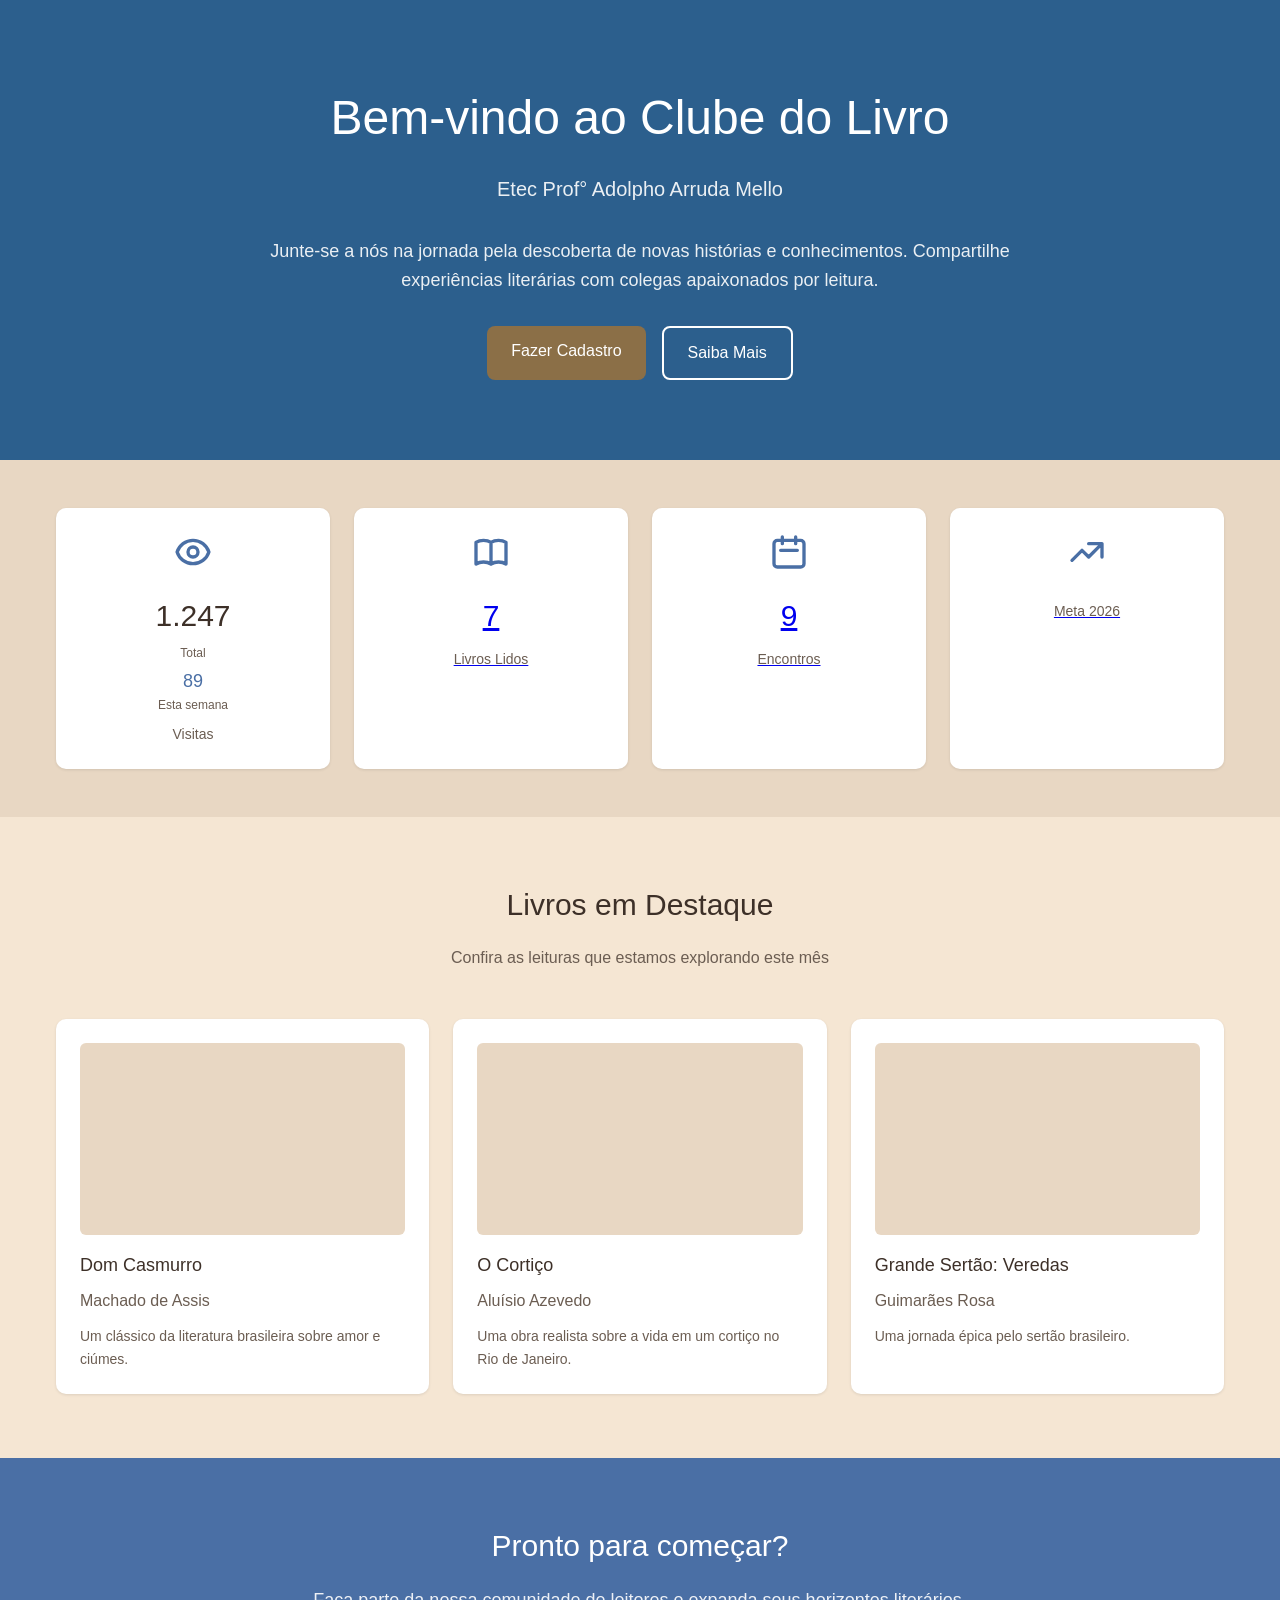
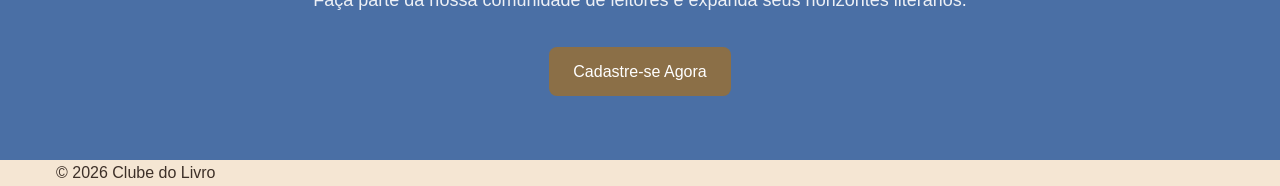
<file: index.html>
<!DOCTYPE html>
<html lang="pt-BR">

<head>
    <meta charset="UTF-8">
    <meta name="viewport" content="width=device-width, initial-scale=1.0">
    <title>Clube do Livro - Etec Prof° Adolpho Arruda Mello</title>
    <link rel="stylesheet" href="./assets/css/style.css">
</head>

<body>


    <section class="hero">
        <div class="hero-bg"></div>
        <div class="container">
            <div class="hero-content">
                <h1>Bem-vindo ao Clube do Livro</h1>
                <p class="subtitle">Etec Prof° Adolpho Arruda Mello</p>
                <p>
                    Junte-se a nós na jornada pela descoberta de novas histórias e conhecimentos.
                    Compartilhe experiências literárias com colegas apaixonados por leitura.
                </p>


                <div class="button-group">
                    <a href="cadastro.html" class="btn btn-primary">Fazer Cadastro</a>
                    <a href="sobre.html" class="btn btn-outline">Saiba Mais</a>
                </div>
            </div>
        </div>
    </section>


    <section class="stats-section">
        <div class="container">
            <div class="stats-grid">


                <div class="stat-card">
                    <svg class="stat-icon" fill="none" stroke="currentColor" viewBox="0 0 24 24">
                        <path stroke-linecap="round" stroke-linejoin="round" stroke-width="2"
                            d="M15 12a3 3 0 11-6 0 3 3 0 016 0z"></path>
                        <path stroke-linecap="round" stroke-linejoin="round" stroke-width="2"
                            d="M2.458 12C3.732 7.943 7.523 5 12 5c4.478 0 8.268 2.943 9.542 7-1.274 4.057-5.064 7-9.542 7-4.477 0-8.268-2.943-9.542-7z">
                        </path>
                    </svg>
                    <div class="stat-value">1.247</div>
                    <div class="stat-label-small">Total</div>
                    <div class="stat-value-week">89</div>
                    <div class="stat-label-small">Esta semana</div>
                    <div class="stat-label">Visitas</div>
                </div>


                <a href="livroslidos.html" class="stat-card clickable">
                    <svg class="stat-icon" fill="none" stroke="currentColor" viewBox="0 0 24 24">
                        <path stroke-linecap="round" stroke-linejoin="round" stroke-width="2"
                            d="M12 6.253v13m0-13C10.832 5.477 9.246 5 7.5 5S4.168 5.477 3 6.253v13C4.168 18.477 5.754 18 7.5 18s3.332.477 4.5 1.253m0-13C13.168 5.477 14.754 5 16.5 5c1.747 0 3.332.477 4.5 1.253v13C19.832 18.477 18.247 18 16.5 18c-1.746 0-3.332.477-4.5 1.253">
                        </path>
                    </svg>
                    <div class="stat-value">7</div>
                    <div class="stat-label">Livros Lidos</div>
                </a>


                <a href="encontros.html" class="stat-card clickable">
                    <svg class="stat-icon" fill="none" stroke="currentColor" viewBox="0 0 24 24">
                        <path stroke-linecap="round" stroke-linejoin="round" stroke-width="2"
                            d="M8 7V3m8 4V3m-9 8h10M5 21h14a2 2 0 002-2V7a2 2 0 00-2-2H5a2 2 0 00-2 2v12a2 2 0 002 2z">
                        </path>
                    </svg>
                    <div class="stat-value">9</div>
                    <div class="stat-label">Encontros</div>
                </a>


                <a href="meta2026.html" class="stat-card clickable">
                    <svg class="stat-icon" fill="none" stroke="currentColor" viewBox="0 0 24 24">
                        <path stroke-linecap="round" stroke-linejoin="round" stroke-width="2"
                            d="M13 7h8m0 0v8m0-8l-8 8-4-4-6 6"></path>
                    </svg>
                    <div class="stat-value"></div>
                    <div class="stat-label">Meta 2026</div>
                </a>

            </div>
        </div>
    </section>

    <section class="featured-section">
        <div class="container">
            <div class="section-header">
                <h2>Livros em Destaque</h2>
                <p>Confira as leituras que estamos explorando este mês</p>
            </div>

            <div class="books-grid">

                <div class="book-card">
                    <div class="book-cover"></div>
                    <h3>Dom Casmurro</h3>
                    <p class="book-author">Machado de Assis</p>
                    <p class="book-description">Um clássico da literatura brasileira sobre amor e ciúmes.</p>
                </div>

                <div class="book-card">
                    <div class="book-cover"></div>
                    <h3>O Cortiço</h3>
                    <p class="book-author">Aluísio Azevedo</p>
                    <p class="book-description">Uma obra realista sobre a vida em um cortiço no Rio de Janeiro.</p>
                </div>

                <div class="book-card">
                    <div class="book-cover"></div>
                    <h3>Grande Sertão: Veredas</h3>
                    <p class="book-author">Guimarães Rosa</p>
                    <p class="book-description">Uma jornada épica pelo sertão brasileiro.</p>
                </div>

            </div>
        </div>
    </section>

    <section class="cta-section">
        <div class="container">
            <h2>Pronto para começar?</h2>
            <p>
                Faça parte da nossa comunidade de leitores e expanda seus horizontes literários.
            </p>

            <a href="cadastro.html" class="btn btn-primary">Cadastre-se Agora</a>
        </div>
    </section>

    <footer class="container">
        <p>&copy; 2026 Clube do Livro</p>
    </footer>

</body>

</html>
</file>
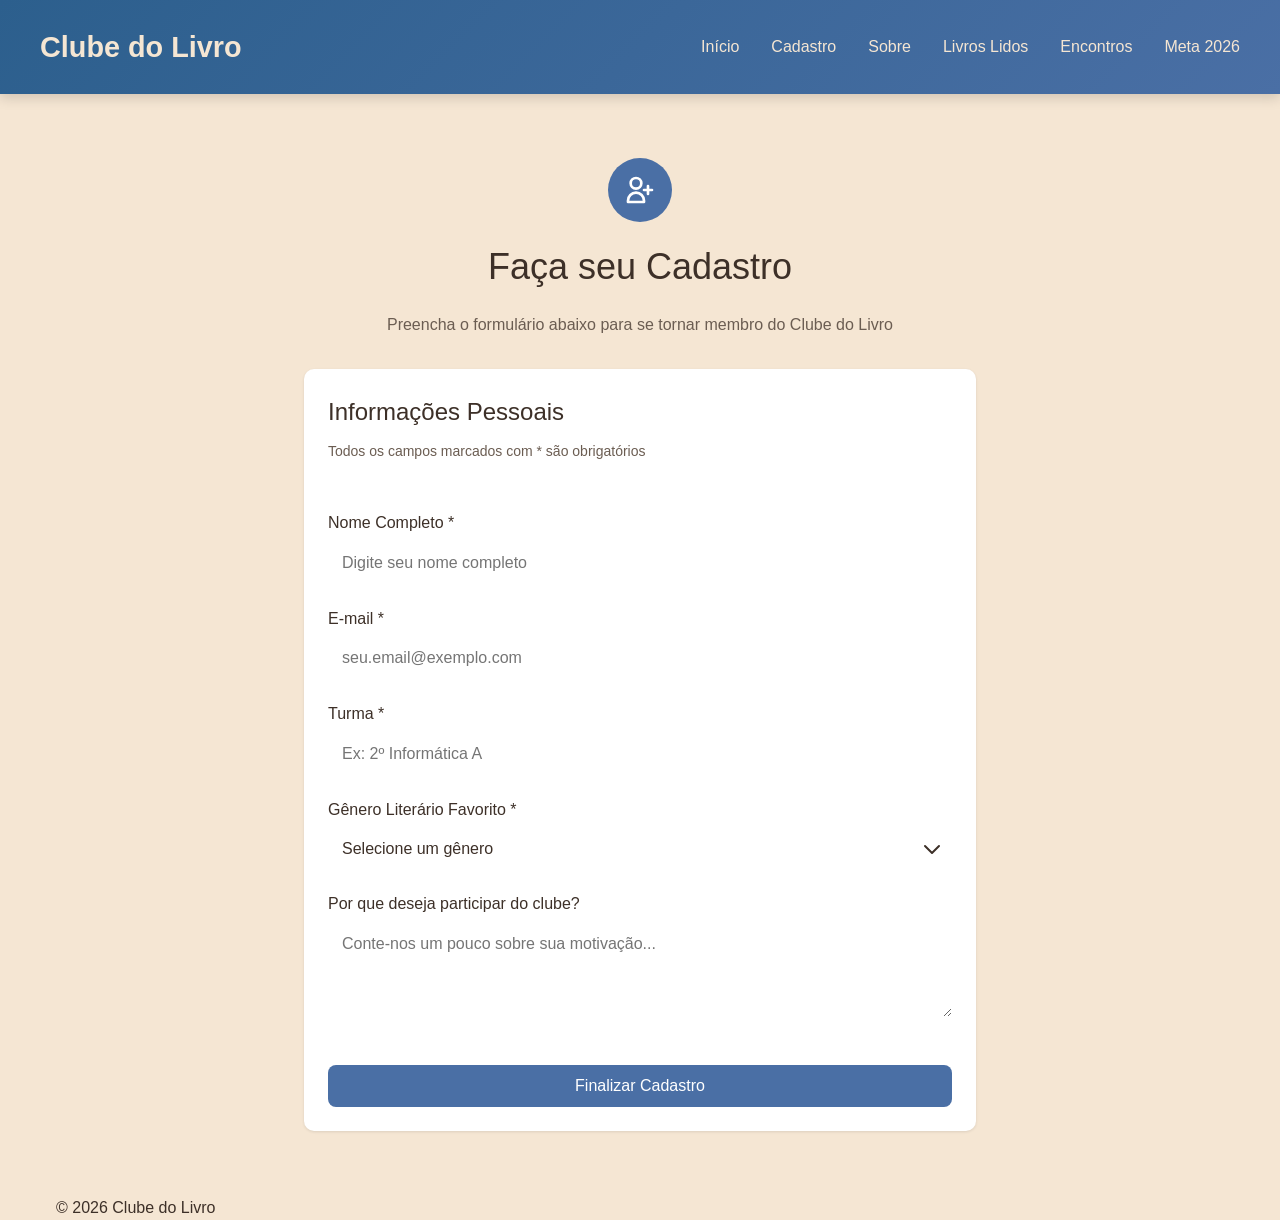
<file: cadastro.html>
<!DOCTYPE html>
<html lang="pt-BR">

<head>
    <meta charset="UTF-8">
    <meta name="viewport" content="width=device-width, initial-scale=1.0">
    <title>Cadastro - Clube do Livro</title>
    <link rel="stylesheet" href="./assets/css/style.css">
    <link rel="stylesheet" href="./assets/css/cadastro.css">
</head>

<body>
    <header>
        <nav>
            <a href="index.html" class="logo">Clube do Livro</a>
            <ul class="nav-links">
                <li><a href="index.html">Início</a></li>
                <li><a href="cadastro.html">Cadastro</a></li>
                <li><a href="sobre.html">Sobre</a></li>


                <li><a href="livroslidos.html">Livros Lidos</a></li>

                <li><a href="encontros.html" class="active">Encontros</a></li>


                <li><a href="meta2026.html">Meta 2026</a></li>
            </ul>
        </nav>
    </header>
    <div class="container page-wrapper">
        <div class="form-container">

            <div class="page-header">
                <div class="icon-circle">
                    <svg fill="none" stroke="currentColor" viewBox="0 0 24 24">
                        <path stroke-linecap="round" stroke-linejoin="round" stroke-width="2"
                            d="M18 9v3m0 0v3m0-3h3m-3 0h-3m-2-5a4 4 0 11-8 0 4 4 0 018 0zM3 20a6 6 0 0112 0v1H3v-1z">
                        </path>
                    </svg>
                </div>
                <h1>Faça seu Cadastro</h1>
                <p>Preencha o formulário abaixo para se tornar membro do Clube do Livro</p>
            </div>


            <div class="card" id="formCard">
                <div class="card-header">
                    <h2 class="card-title">Informações Pessoais</h2>
                    <p class="card-description">Todos os campos marcados com * são obrigatórios</p>
                </div>
                <div class="card-content">
                    <form id="cadastroForm">
                        <div class="form-group">
                            <label class="form-label" for="nome">Nome Completo *</label>
                            <input type="text" class="form-input" id="nome" name="nome"
                                placeholder="Digite seu nome completo" required>
                        </div>
                        <div class="form-group">
                            <label class="form-label" for="email">E-mail *</label>
                            <input type="email" class="form-input" id="email" name="email"
                                placeholder="seu.email@exemplo.com" required>
                        </div>
                        <div class="form-group">
                            <label class="form-label" for="turma">Turma *</label>
                            <input type="text" class="form-input" id="turma" name="turma"
                                placeholder="Ex: 2º Informática A" required>
                        </div>
                        <div class="form-group">
                            <label class="form-label" for="genero">Gênero Literário Favorito *</label>
                            <select class="form-select" id="genero" name="genero" required>
                                <option value="">Selecione um gênero</option>
                                <option value="ficcao">Ficção</option>
                                <option value="romance">Romance</option>
                                <option value="fantasia">Fantasia</option>
                                <option value="misterio">Mistério</option>
                                <option value="biografia">Biografia</option>
                                <option value="poesia">Poesia</option>
                                <option value="ciencia">Ciência</option>
                                <option value="historia">História</option>
                                <option value="outro">Outro</option>
                            </select>
                        </div>
                        <div class="form-group">
                            <label class="form-label" for="motivacao">Por que deseja participar do clube?</label>
                            <textarea class="form-textarea" id="motivacao" name="motivacao" rows="4"
                                placeholder="Conte-nos um pouco sobre sua motivação..."></textarea>
                        </div>
                        <div class="submit-section">
                            <button type="submit" class="btn">Finalizar Cadastro</button>
                        </div>
                    </form>
                </div>
            </div>


            <div class="card hidden" id="successCard">
                <div class="success-card">
                    <svg class="success-icon" fill="none" stroke="currentColor" viewBox="0 0 24 24">
                        <path stroke-linecap="round" stroke-linejoin="round" stroke-width="2"
                            d="M9 12l2 2 4-4m6 2a9 9 0 11-18 0 9 9 0 0118 0z"></path>
                    </svg>
                    <h2>Cadastro Realizado!</h2>
                    <p>Obrigado por se juntar ao Clube do Livro, <strong id="userName"></strong>!</p>
                    <p>Em breve você receberá mais informações sobre nossos próximos encontros e atividades.</p>
                    <button class="btn" onclick="resetForm()">Fazer Outro Cadastro</button>
                </div>
            </div>
        </div>
    </div>

    <footer class="container">
        <p>&copy; 2026 Clube do Livro</p>
    </footer>

    <script>
        const form = document.getElementById('cadastroForm');
        const formCard = document.getElementById('formCard');
        const successCard = document.getElementById('successCard');

        form.addEventListener('submit', function (e) {
            e.preventDefault();
            const formData = new FormData(form);
            const nome = formData.get('nome');
            const email = formData.get('email');
            const turma = formData.get('turma');
            const genero = formData.get('genero');

            if (!nome || !email || !turma || !genero) {
                alert('Por favor, preencha todos os campos obrigatórios');
                return;
            }

            document.getElementById('userName').textContent = nome;
            formCard.classList.add('hidden');
            successCard.classList.remove('hidden');
            window.scrollTo({ top: 0, behavior: 'smooth' });
        });

        function resetForm() {
            form.reset();
            formCard.classList.remove('hidden');
            successCard.classList.add('hidden');
            window.scrollTo({ top: 0, behavior: 'smooth' });
        }
    </script>
</body>

</html>
</file>
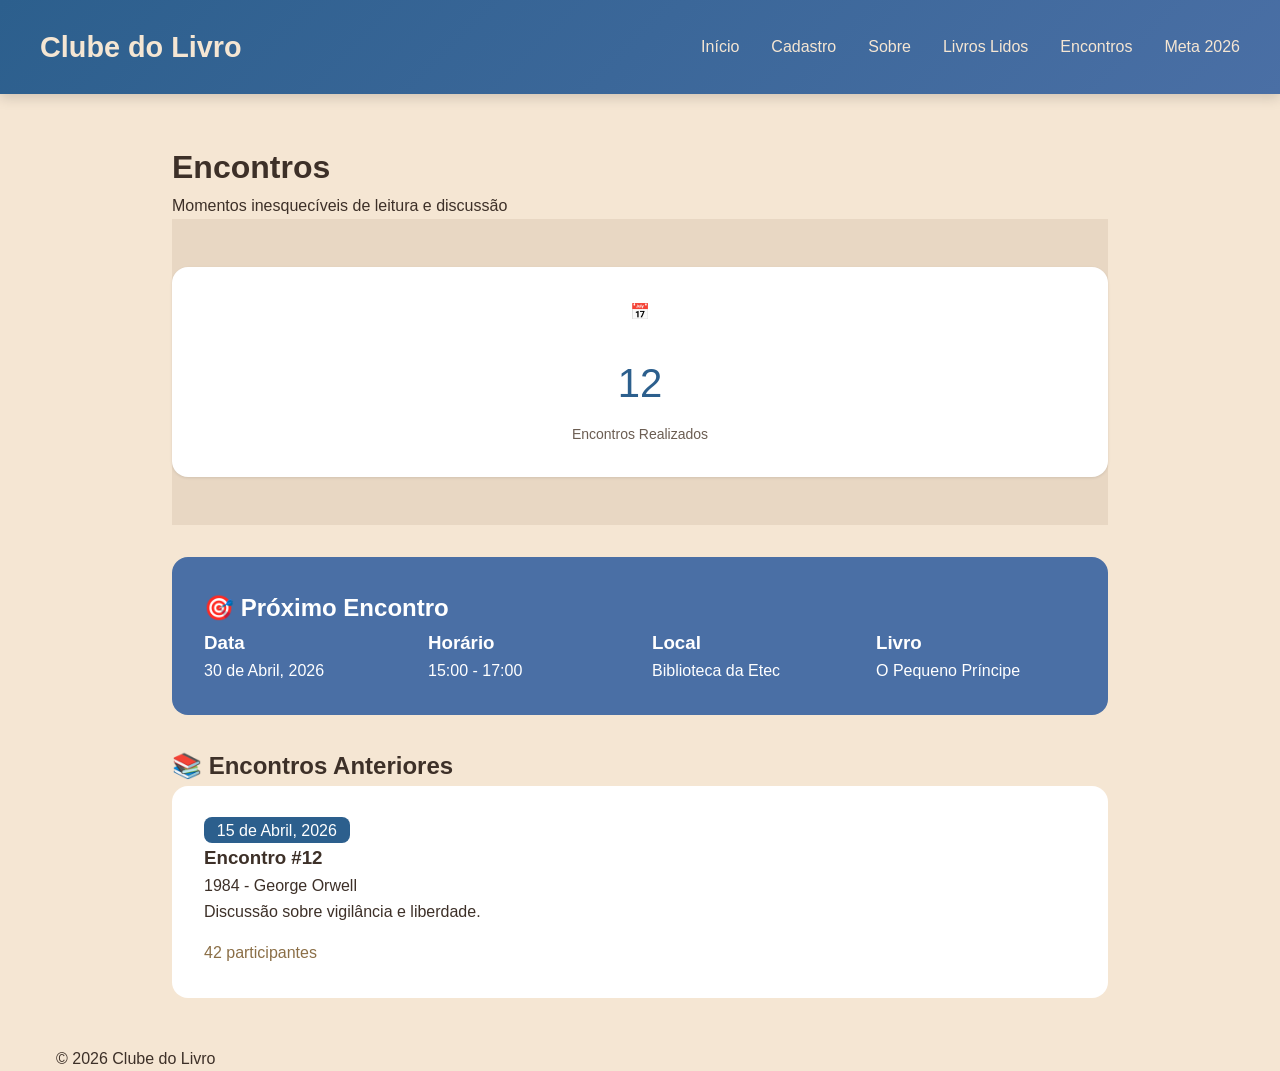
<file: encontros.html>
<!DOCTYPE html>
<html lang="pt-BR">

<head>
    <meta charset="UTF-8">
    <meta name="viewport" content="width=device-width, initial-scale=1.0">
    <title>Encontros - Clube do Livro Etec</title>
    <link rel="stylesheet" href="./assets/css/style.css">
    <link rel="stylesheet" href="./assets/css/encontros.css">
</head>

<body>

    <header>
        <nav>
            <a href="index.html" class="logo">Clube do Livro</a>
            <ul class="nav-links">
                <li><a href="index.html">Início</a></li>
                <li><a href="cadastro.html">Cadastro</a></li>
                <li><a href="sobre.html">Sobre</a></li>


                <li><a href="livroslidos.html">Livros Lidos</a></li>

                <li><a href="encontros.html" class="active">Encontros</a></li>


                <li><a href="meta2026.html">Meta 2026</a></li>
            </ul>
        </nav>
    </header>

    <main>
        <h1 class="page-title">Encontros</h1>
        <p class="subtitle">Momentos inesquecíveis de leitura e discussão</p>


        <div class="stats-section">
            <div class="stat-card">
                <div class="stat-icon">📅</div>
                <div class="stat-number">12</div>
                <div class="stat-label">Encontros Realizados</div>
            </div>
        </div>


        <div class="next-meeting">
            <h2>🎯 Próximo Encontro</h2>
            <div class="meeting-details">
                <div class="detail-item">
                    <h3>Data</h3>
                    <p>30 de Abril, 2026</p>
                </div>
                <div class="detail-item">
                    <h3>Horário</h3>
                    <p>15:00 - 17:00</p>
                </div>
                <div class="detail-item">
                    <h3>Local</h3>
                    <p>Biblioteca da Etec</p>
                </div>
                <div class="detail-item">
                    <h3>Livro</h3>
                    <p>O Pequeno Príncipe</p>
                </div>
            </div>
        </div>


        <div class="past-meetings">
            <h2>📚 Encontros Anteriores</h2>

            <div class="meetings-grid">
                <div class="meeting-card">
                    <span class="meeting-date">15 de Abril, 2026</span>
                    <h3>Encontro #12</h3>
                    <div class="meeting-book">1984 - George Orwell</div>
                    <p class="meeting-description">
                        Discussão sobre vigilância e liberdade.
                    </p>
                    <div class="attendance">42 participantes</div>
                </div>
            </div>
        </div>
    </main>

    <footer class="container">
        <p>&copy; 2026 Clube do Livro</p>
    </footer>

</body>

</html>
</file>
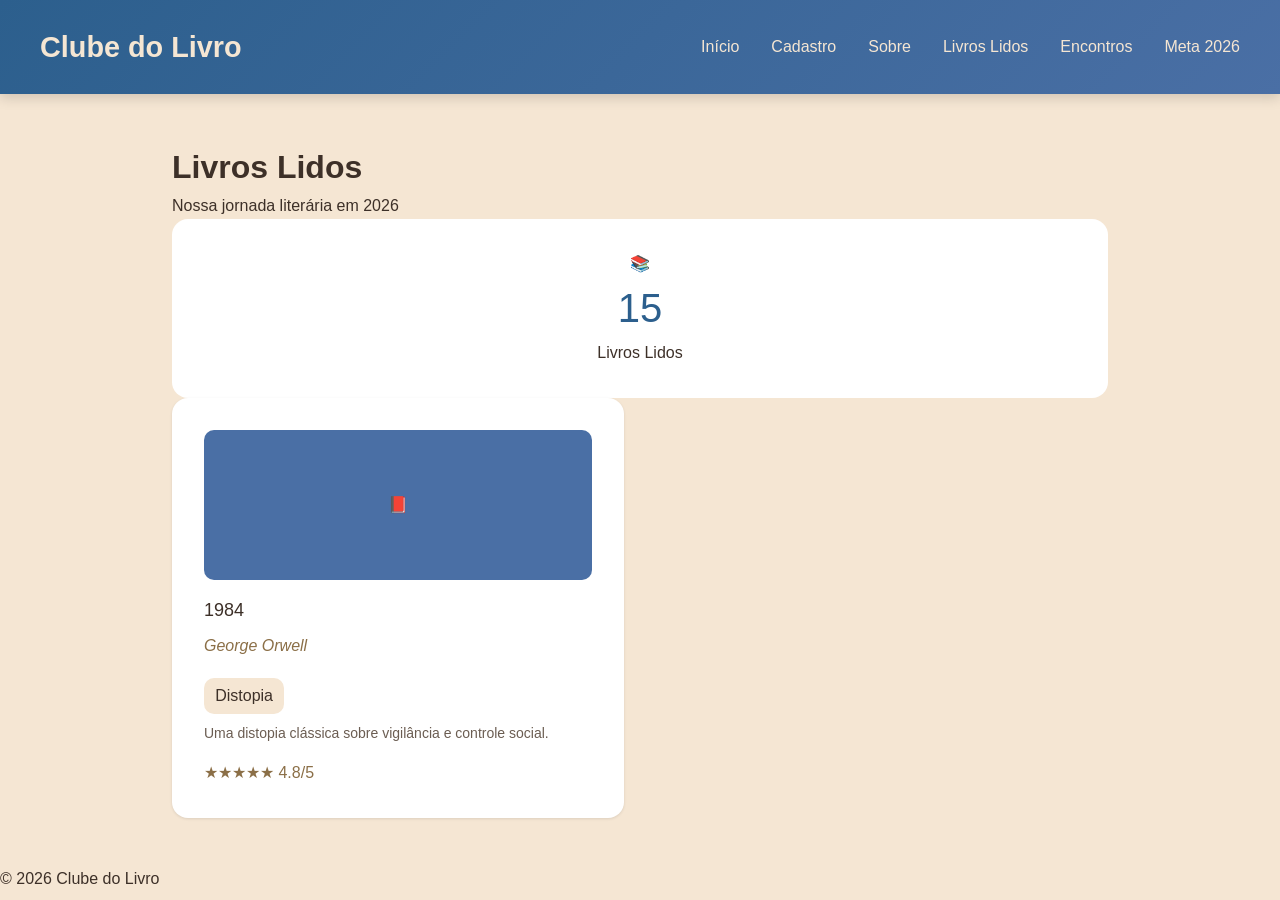
<file: livroslidos.html>
<!DOCTYPE html>
<html lang="pt-BR">

<head>
    <meta charset="UTF-8">
    <meta name="viewport" content="width=device-width, initial-scale=1.0">
    <title>Livros Lidos - Clube do Livro Etec</title>
    <link rel="stylesheet" href="./assets/css/style.css">
    <link rel="stylesheet" href="./assets/css/livroslidos.css">
</head>

<body>

    <header>
        <nav>
            <a href="index.html" class="logo">Clube do Livro</a>
            <ul class="nav-links">
                <li><a href="index.html">Início</a></li>
                <li><a href="cadastro.html">Cadastro</a></li>
                <li><a href="sobre.html">Sobre</a></li>

                <li><a href="livroslidos.html" class="active">Livros Lidos</a></li>

                <li><a href="encontros.html">Encontros</a></li>

                <li><a href="meta2026.html">Meta 2026</a></li>
            </ul>
        </nav>
    </header>

    <main>
        <h1 class="page-title">Livros Lidos</h1>
        <p class="subtitle">Nossa jornada literária em 2026</p>

        <div class="stats-summary">
            <div class="stat-box">
                <div class="icon">📚</div>
                <div class="number">15</div>
                <div class="label">Livros Lidos</div>
            </div>
        </div>

        <div class="books-grid">

            <div class="book-card">
                <div class="book-cover">📕</div>
                <h3>1984</h3>
                <div class="book-author">George Orwell</div>
                <span class="book-genre">Distopia</span>
                <p class="book-description">
                    Uma distopia clássica sobre vigilância e controle social.
                </p>
                <div class="book-rating">
                    <span class="stars">★★★★★</span>
                    <span>4.8/5</span>
                </div>
            </div>

        </div>
    </main>

    <footer>
        <p>&copy; 2026 Clube do Livro</p>
    </footer>

</body>

</html>
</file>
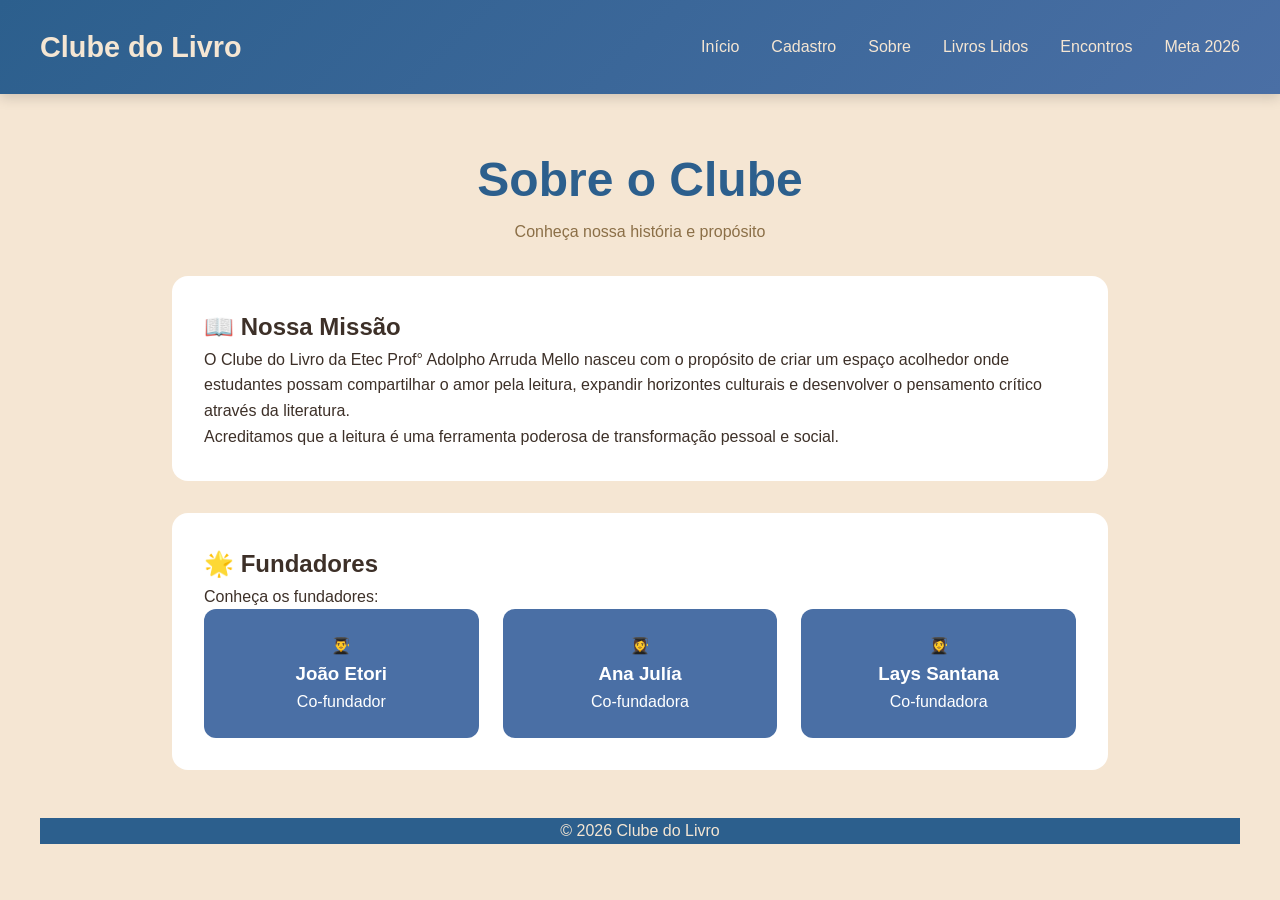
<file: sobre.html>
<!DOCTYPE html>
<html lang="pt-BR">

<head>
    <meta charset="UTF-8">
    <meta name="viewport" content="width=device-width, initial-scale=1.0">
    <title>Sobre - Clube do Livro Etec</title>
    <link rel="stylesheet" href="./assets/css/style.css">
    <link rel="stylesheet" href="./assets/css/sobre.css">
</head>

<body>

    <header>
        <nav>
            <a href="index.html" class="logo">Clube do Livro</a>
            <ul class="nav-links">
                <li><a href="index.html">Início</a></li>
                <li><a href="cadastro.html">Cadastro</a></li>
                <li><a href="sobre.html" class="active">Sobre</a></li>
                <li><a href="livroslidos.html">Livros Lidos</a></li>
                <li><a href="encontros.html">Encontros</a></li>
                <li><a href="meta2026.html">Meta 2026</a></li>
            </ul>
        </nav>
    </header>

    <main>
        <h1 class="page-title">Sobre o Clube</h1>
        <p class="subtitle">Conheça nossa história e propósito</p>

        <div class="about-section">
            <h2>📖 Nossa Missão</h2>
            <p>
                O Clube do Livro da Etec Prof° Adolpho Arruda Mello nasceu com o propósito de criar um espaço acolhedor
                onde estudantes possam compartilhar o amor pela leitura, expandir horizontes culturais e desenvolver
                o pensamento crítico através da literatura.
            </p>
            <p>
                Acreditamos que a leitura é uma ferramenta poderosa de transformação pessoal e social.
            </p>
        </div>

        <div class="about-section">
            <h2>🌟 Fundadores</h2>
            <p>Conheça os fundadores:</p>

            <div class="fundadores-grid">
                <div class="fundador-card">
                    <div class="fundador-avatar">👨‍🎓</div>
                    <h3>João Etori</h3>
                    <p>Co-fundador</p>
                </div>

                <div class="fundador-card">
                    <div class="fundador-avatar">👩‍🎓</div>
                    <h3>Ana Julía</h3>
                    <p>Co-fundadora</p>
                </div>

                <div class="fundador-card">
                    <div class="fundador-avatar">👩‍🎓</div>
                    <h3>Lays Santana</h3>
                    <p>Co-fundadora</p>
                </div>
            </div>
        </div>
    </main>

    <footer class="container">
        <p>&copy; 2026 Clube do Livro</p>
    </footer>

</body>

</html>
</file>
<file: assets/css/style.css>
* {
    margin: 0;
    padding: 0;
    box-sizing: border-box;
}

:root {
    --background: #F5E6D3;
    --foreground: #3D3028;
    --card: #FFFFFF;
    --card-foreground: #3D3028;
    --primary: #4A6FA5;
    --primary-foreground: #FFFFFF;
    --secondary: #8B6F47;
    --secondary-foreground: #FFFFFF;
    --muted: #E8D7C3;
    --muted-foreground: #6B5D52;
    --accent: #2C5F8D;
    --accent-foreground: #FFFFFF;
}

body {
    font-family: -apple-system, BlinkMacSystemFont, 'Segoe UI', Roboto, Oxygen, Ubuntu, Cantarell, sans-serif;
    background-color: var(--background);
    color: var(--foreground);
    line-height: 1.6;
}

.container {
    max-width: 1200px;
    margin: 0 auto;
    padding: 0 1rem;
}

.page-wrapper {
    padding: 4rem 0;
}

/* Header */
header {
    background: linear-gradient(135deg, #2C5F8D 0%, #4A6FA5 100%);
    padding: 1.5rem 2rem;
    box-shadow: 0 4px 12px rgba(0, 0, 0, 0.15);
}

nav {
    max-width: 1200px;
    margin: 0 auto;
    display: flex;
    justify-content: space-between;
    align-items: center;
}

.logo {
    font-size: 1.8rem;
    font-weight: bold;
    color: #F5E6D3;
    text-decoration: none;
}

.nav-links {
    display: flex;
    gap: 2rem;
    list-style: none;
}

.nav-links a {
    color: #F5E6D3;
    text-decoration: none;
}

/* Header */
.page-header {
    text-align: center;
    margin-bottom: 2rem;
}


/* Hero Section */
.hero {
    position: relative;
    background-color: var(--accent);
    color: var(--accent-foreground);
    padding: 5rem 0;
    overflow: hidden;
}

.hero-bg {
    position: absolute;
    inset: 0;
    opacity: 0.2;
    background-image: url('https://images.unsplash.com/photo-1709924168698-620ea32c3488?crop=entropy&cs=tinysrgb&fit=max&fm=jpg&w=1080');
    background-size: cover;
    background-position: center;
}

.hero-content {
    position: relative;
    z-index: 10;
    max-width: 48rem;
    margin: 0 auto;
    text-align: center;
}

.hero h1 {
    font-size: 3rem;
    margin-bottom: 1rem;
    font-weight: 500;
}

.hero .subtitle {
    font-size: 1.25rem;
    margin-bottom: 2rem;
}

.hero p {
    font-size: 1.125rem;
    margin-bottom: 2rem;
    opacity: 0.9;
}

.button-group {
    display: flex;
    gap: 1rem;
    justify-content: center;
    flex-wrap: wrap;
}

.btn {
    padding: 0.75rem 1.5rem;
    font-size: 1rem;
    font-weight: 500;
    border-radius: 0.5rem;
    text-decoration: none;
    display: inline-block;
    transition: all 0.3s;
    cursor: pointer;
    border: none;
}

.btn-primary {
    background-color: var(--secondary);
    color: var(--secondary-foreground);
}

.btn-primary:hover {
    opacity: 0.9;
}

.btn-outline {
    background-color: transparent;
    border: 2px solid white;
    color: white;
}

.btn-outline:hover {
    background-color: rgba(255, 255, 255, 0.1);
}

/* Stats Section */
.stats-section {
    padding: 3rem 0;
    background-color: var(--muted);
}

.stats-grid {
    display: grid;
    grid-template-columns: repeat(2, 1fr);
    gap: 1.5rem;
}

@media (min-width: 768px) {
    .stats-grid {
        grid-template-columns: repeat(4, 1fr);
    }
}

.stat-card {
    background-color: var(--card);
    border-radius: 0.625rem;
    padding: 1.5rem;
    text-align: center;
    box-shadow: 0 1px 3px rgba(0, 0, 0, 0.1);
}

.stat-card.clickable {
    cursor: pointer;
    transition: box-shadow 0.3s;
}

.stat-card.clickable:hover {
    box-shadow: 0 4px 6px rgba(0, 0, 0, 0.15);
}

.stat-icon {
    width: 2.5rem;
    height: 2.5rem;
    margin: 0 auto 0.75rem;
    color: var(--primary);
}

.stat-value {
    font-size: 1.875rem;
    margin-bottom: 0.25rem;
    font-weight: 500;
}

.stat-label-small {
    font-size: 0.75rem;
    color: var(--muted-foreground);
    margin-bottom: 0.25rem;
}

.stat-value-week {
    font-size: 1.125rem;
    color: var(--primary);
}

.stat-label {
    font-size: 0.875rem;
    color: var(--muted-foreground);
    margin-top: 0.5rem;
}

/* Featured Books Section */
.featured-section {
    padding: 4rem 0;
}

.section-header {
    text-align: center;
    margin-bottom: 3rem;
}

.section-header h2 {
    font-size: 1.875rem;
    margin-bottom: 1rem;
    font-weight: 500;
}

.section-header p {
    color: var(--muted-foreground);
}

.books-grid {
    display: grid;
    grid-template-columns: 1fr;
    gap: 1.5rem;
    max-width: 80rem;
    margin: 0 auto;
}

@media (min-width: 768px) {
    .books-grid {
        grid-template-columns: repeat(3, 1fr);
    }
}

.book-card {
    background-color: var(--card);
    border-radius: 0.625rem;
    padding: 1.5rem;
    box-shadow: 0 1px 3px rgba(0, 0, 0, 0.1);
    transition: box-shadow 0.3s;
}

.book-card:hover {
    box-shadow: 0 4px 6px rgba(0, 0, 0, 0.15);
}

.book-cover {
    width: 100%;
    height: 12rem;
    background-color: var(--muted);
    border-radius: 0.375rem;
    margin-bottom: 1rem;
    display: flex;
    align-items: center;
    justify-content: center;
}

.book-icon {
    width: 4rem;
    height: 4rem;
    color: var(--muted-foreground);
}

.book-card h3 {
    font-size: 1.125rem;
    margin-bottom: 0.5rem;
    font-weight: 500;
}

.book-author {
    color: var(--muted-foreground);
    margin-bottom: 0.75rem;
}

.book-description {
    font-size: 0.875rem;
    color: var(--muted-foreground);
}

/* CTA Section */
.cta-section {
    padding: 4rem 0;
    background-color: var(--primary);
    color: var(--primary-foreground);
    text-align: center;
}

.cta-section h2 {
    font-size: 1.875rem;
    margin-bottom: 1rem;
    font-weight: 500;
}

.cta-section p {
    font-size: 1.125rem;
    margin-bottom: 2rem;
    opacity: 0.9;
    max-width: 42rem;
    margin-left: auto;
    margin-right: auto;
}

/* Responsive */
@media (max-width: 768px) {
    .hero h1 {
        font-size: 2rem;
    }
}

/* Conteúdo */
main {
    max-width: 1000px;
    margin: 3rem auto;
    padding: 0 2rem;
}
</file>
<file: assets/css/cadastro.css>
.form-container {
    max-width: 42rem;
    margin: 0 auto;
}


.icon-circle {
    display: inline-flex;
    align-items: center;
    justify-content: center;
    width: 4rem;
    height: 4rem;
    background-color: var(--primary);
    color: var(--primary-foreground);
    border-radius: 50%;
    margin-bottom: 1rem;
}

.icon-circle svg {
    width: 2rem;
    height: 2rem;
}

.page-header h1 {
    font-size: 2.25rem;
    margin-bottom: 1rem;
    font-weight: 500;
}

.page-header p {
    color: var(--muted-foreground);
}

/* Card */
.card {
    background-color: var(--card);
    border-radius: 0.625rem;
    box-shadow: 0 1px 3px rgba(0, 0, 0, 0.1);
    overflow: hidden;
}

.card-header {
    padding: 1.5rem;
    border-bottom: 1px solid var(--border);
}

.card-title {
    font-size: 1.5rem;
    margin-bottom: 0.5rem;
    font-weight: 500;
}

.card-description {
    color: var(--muted-foreground);
    font-size: 0.875rem;
}

.card-content {
    padding: 1.5rem;
}

/* Form */
.form-group {
    margin-bottom: 1.5rem;
}

.form-label {
    display: block;
    margin-bottom: 0.5rem;
    font-weight: 500;
}

.form-input,
.form-select,
.form-textarea {
    width: 100%;
    padding: 0.625rem 0.875rem;
    border: 1px solid var(--border);
    border-radius: 0.375rem;
    background-color: var(--input-background);
    font-size: 1rem;
    color: var(--foreground);
    transition: border-color 0.2s;
}

.form-input:focus,
.form-select:focus,
.form-textarea:focus {
    outline: none;
    border-color: var(--primary);
    box-shadow: 0 0 0 3px rgba(74, 111, 165, 0.1);
}

.form-textarea {
    resize: vertical;
    font-family: inherit;
}

.form-select {
    cursor: pointer;
    appearance: none;
    background-image: url("data:image/svg+xml,%3Csvg xmlns='http://www.w3.org/2000/svg' fill='none' viewBox='0 0 24 24' stroke='%233D3028'%3E%3Cpath stroke-linecap='round' stroke-linejoin='round' stroke-width='2' d='M19 9l-7 7-7-7'%3E%3C/path%3E%3C/svg%3E");
    background-repeat: no-repeat;
    background-position: right 0.5rem center;
    background-size: 1.5rem;
    padding-right: 2.5rem;
}

/* Button */
.btn {
    width: 100%;
    padding: 0.75rem 1.5rem;
    font-size: 1rem;
    font-weight: 500;
    border-radius: 0.5rem;
    border: none;
    cursor: pointer;
    transition: opacity 0.3s;
    background-color: var(--primary);
    color: var(--primary-foreground);
}

.btn:hover {
    opacity: 0.9;
}

.btn:active {
    transform: scale(0.98);
}

.submit-section {
    padding-top: 1rem;
}

/* Success Message */
.success-card {
    text-align: center;
    padding: 3rem 1.5rem;
}

.success-icon {
    width: 5rem;
    height: 5rem;
    color: #22c55e;
    margin: 0 auto 1.5rem;
}

.success-card h2 {
    font-size: 1.875rem;
    margin-bottom: 1rem;
    font-weight: 500;
}

.success-card p {
    color: var(--muted-foreground);
    margin-bottom: 1.5rem;
}

.success-card .btn {
    max-width: 300px;
    margin: 0 auto;
}

.hidden {
    display: none;
}

/* Responsive */
@media (max-width: 768px) {
    .page-header h1 {
        font-size: 1.875rem;
    }
}
</file>
<file: assets/css/encontros.css>
/* Stats */
.stats-section {
    display: grid;
    grid-template-columns: repeat(auto-fit, minmax(250px, 1fr));
    gap: 2rem;
}

.stat-card {
    background: white;
    padding: 2rem;
    border-radius: 16px;
    text-align: center;
}

.stat-number {
    font-size: 2.5rem;
    color: #2C5F8D;
}

/* Próximo encontro */
.next-meeting {
    background: #4A6FA5;
    color: white;
    padding: 2rem;
    border-radius: 16px;
    margin: 2rem 0;
}

.meeting-details {
    display: grid;
    grid-template-columns: repeat(auto-fit, minmax(200px, 1fr));
    gap: 1.5rem;
}

/* Cards */
.meetings-grid {
    display: grid;
    gap: 2rem;
}

.meeting-card {
    background: white;
    padding: 2rem;
    border-radius: 16px;
}

.meeting-date {
    background: #2C5F8D;
    color: white;
    padding: 0.3rem 0.8rem;
    border-radius: 8px;
}

.attendance {
    margin-top: 1rem;
    color: #8B6F47;
}
</file>
<file: assets/css/livroslidos.css>
/* Livros - Estatísticas */
.stats-summary {
    display: grid;
    grid-template-columns: repeat(auto-fit, minmax(200px, 1fr));
    gap: 2rem;
}

.stat-box {
    background: white;
    padding: 2rem;
    border-radius: 16px;
    text-align: center;
}

.stat-box .number {
    font-size: 2.5rem;
    color: #2C5F8D;
}

/* Grid de livros */
.books-grid {
    display: grid;
    grid-template-columns: repeat(auto-fill, minmax(300px, 1fr));
    gap: 2rem;
}

.book-card {
    background: white;
    padding: 2rem;
    border-radius: 16px;
}

.book-cover {
    height: 150px;
    background: #4A6FA5;
    border-radius: 10px;
    display: flex;
    align-items: center;
    justify-content: center;
}

.book-author {
    color: #8B6F47;
    font-style: italic;
}

.book-genre {
    background: #F5E6D3;
    padding: 0.3rem 0.7rem;
    border-radius: 10px;
    display: inline-block;
    margin: 0.5rem 0;
}

.book-rating {
    margin-top: 1rem;
    color: #8B6F47;
}
</file>
<file: assets/css/sobre.css>
.page-title {
    text-align: center;
    font-size: 3rem;
    color: #2C5F8D;
}

.subtitle {
    text-align: center;
    color: #8B6F47;
    margin-bottom: 2rem;
}

.about-section {
    background: white;
    border-radius: 16px;
    padding: 2rem;
    margin-bottom: 2rem;
}

/* Fundadores */
.fundadores-grid {
    display: grid;
    grid-template-columns: repeat(auto-fit, minmax(250px, 1fr));
    gap: 1.5rem;
}

.fundador-card {
    background: #4A6FA5;
    padding: 1.5rem;
    border-radius: 12px;
    text-align: center;
    color: white;
}

/* Footer */
footer {
    background: #2C5F8D;
    color: #F5E6D3;
    text-align: center;
    padding: 1rem;
}
</file>
